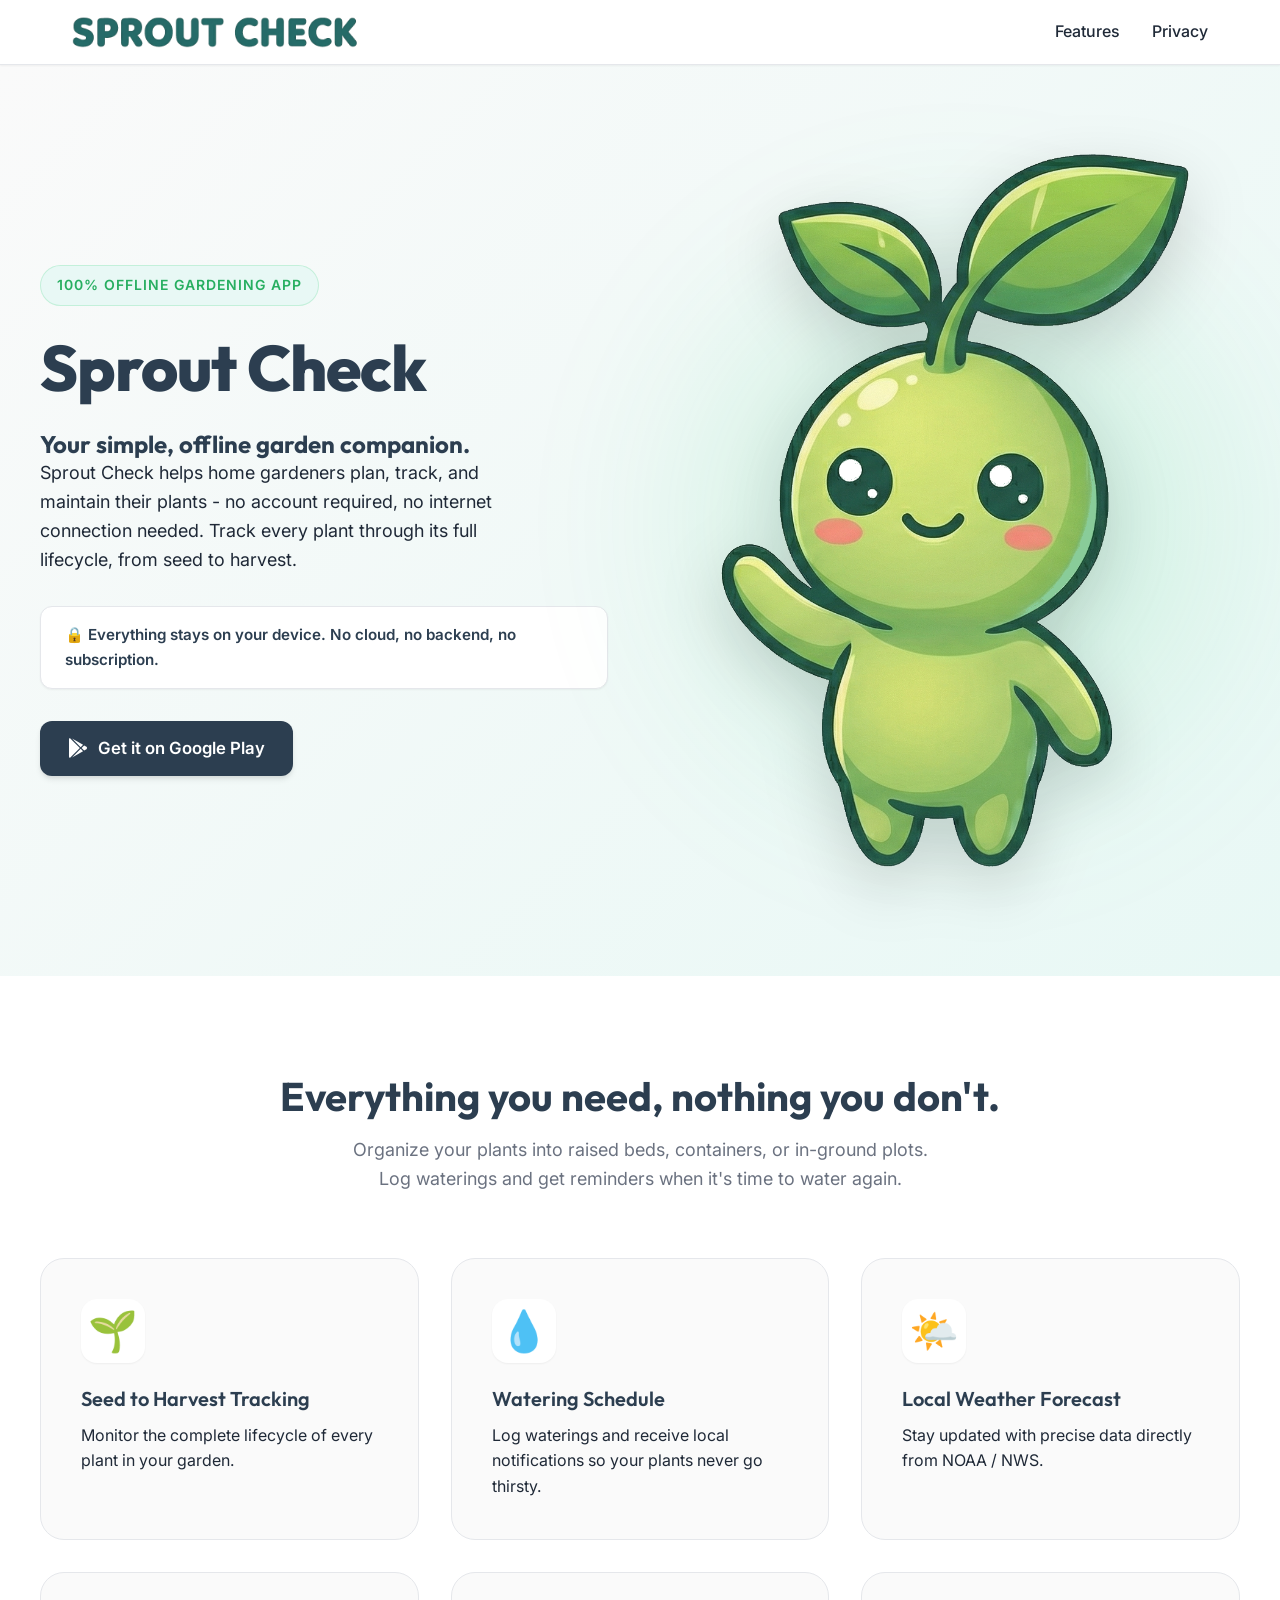
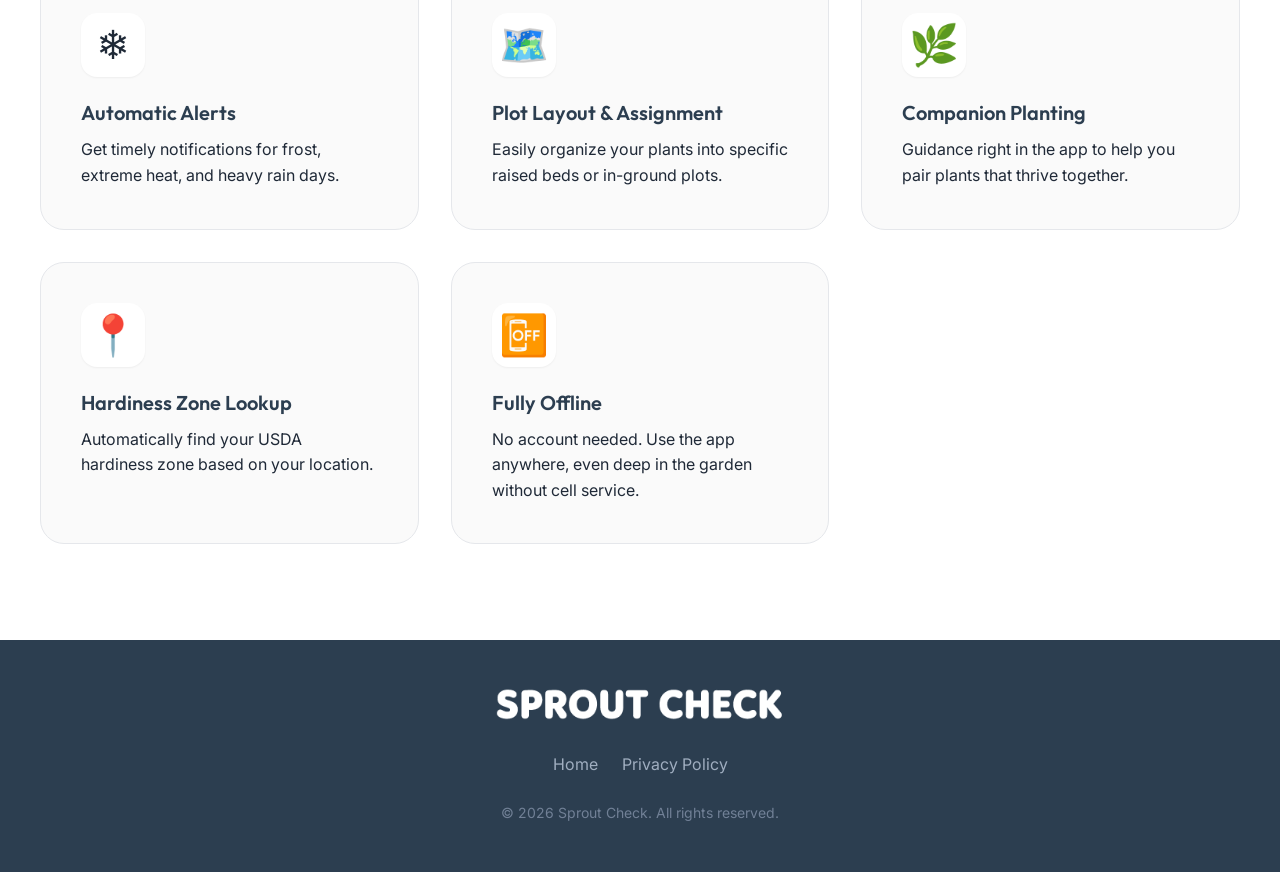
<file: index.html>
<!DOCTYPE html>
<html lang="en">
<head>
  <meta charset="UTF-8">
  <meta name="viewport" content="width=device-width, initial-scale=1.0">
  <title>Sprout Check — Your simple, offline garden companion</title>
  <meta name="description" content="Sprout Check helps home gardeners plan, track, and maintain their plants — no account required, no internet connection needed.">
  <link rel="icon" type="image/png" href="assets/favicon.png">
  <link rel="stylesheet" href="styles.css">
</head>
<body>

  <header>
    <div class="nav-container">
      <a href="index.html" class="logo">
        <img src="assets/sc_wordmark_nobg.png" alt="Sprout Check Logo" style="height: 32px; width: auto; object-fit: contain;">
      </a>
      <nav class="nav-links">
        <a href="#features">Features</a>
        <a href="privacy.html">Privacy</a>
      </nav>
    </div>
  </header>

  <main>
    <section class="hero">
      <div class="container grid-2">
        <div class="hero-content">
          <span class="hero-tagline">100% Offline Gardening App</span>
          <h1>Sprout Check</h1>
          <h2>Your simple, offline garden companion.</h2>
          <p class="hero-desc">
            Sprout Check helps home gardeners plan, track, and maintain their plants - no account required, no internet connection needed. Track every plant through its full lifecycle, from seed to harvest.
          </p>
          <div class="privacy-notice">
            🔒 Everything stays on your device. No cloud, no backend, no subscription.
          </div>
          
          <div class="cta-container" style="margin-top: 2rem;">
            <a href="#" class="btn-primary">
              <svg viewBox="0 0 512 512" width="20" height="20" fill="currentColor" style="margin-right: 10px;"><path d="M325.3 234.3L104.6 13l280.8 161.2-60.1 60.1zM47 0C34 6.8 25.3 19.2 25.3 35.3v441.3c0 16.1 8.7 28.5 21.7 35.3l256.6-256L47 0zm425.2 225.6l-58.9-34.1-65.7 64.5 65.7 64.5 60.1-34.1c18-14.3 18-46.5-1.2-60.8zM104.6 499l280.8-161.2-60.1-60.1L104.6 499z"/></svg>
              Get it on Google Play
            </a>
          </div>
        </div>
        
        <div class="hero-visual">
          <div class="blob"></div>
          <img src="assets/mascot.png" alt="Sprout Check Mascot" />
        </div>
      </div>
    </section>

    <section id="features" class="features-section">
      <div class="features-header">
        <h2>Everything you need, nothing you don't.</h2>
        <p style="color: var(--text-muted); font-size: 1.125rem; max-width: 600px; margin: 0 auto;">
          Organize your plants into raised beds, containers, or in-ground plots. Log waterings and get reminders when it's time to water again. 
        </p>
      </div>
      
      <div class="features-grid">
        <div class="feature-card">
          <div class="feature-icon">🌱</div>
          <h3>Seed to Harvest Tracking</h3>
          <p class="text-muted">Monitor the complete lifecycle of every plant in your garden.</p>
        </div>
        
        <div class="feature-card">
          <div class="feature-icon">💧</div>
          <h3>Watering Schedule</h3>
          <p class="text-muted">Log waterings and receive local notifications so your plants never go thirsty.</p>
        </div>
        
        <div class="feature-card">
          <div class="feature-icon">🌤️</div>
          <h3>Local Weather Forecast</h3>
          <p class="text-muted">Stay updated with precise data directly from NOAA / NWS.</p>
        </div>
        
        <div class="feature-card">
          <div class="feature-icon">❄️</div>
          <h3>Automatic Alerts</h3>
          <p class="text-muted">Get timely notifications for frost, extreme heat, and heavy rain days.</p>
        </div>
        
        <div class="feature-card">
          <div class="feature-icon">🗺️</div>
          <h3>Plot Layout & Assignment</h3>
          <p class="text-muted">Easily organize your plants into specific raised beds or in-ground plots.</p>
        </div>
        
        <div class="feature-card">
          <div class="feature-icon">🌿</div>
          <h3>Companion Planting</h3>
          <p class="text-muted">Guidance right in the app to help you pair plants that thrive together.</p>
        </div>
        
        <div class="feature-card">
          <div class="feature-icon">📍</div>
          <h3>Hardiness Zone Lookup</h3>
          <p class="text-muted">Automatically find your USDA hardiness zone based on your location.</p>
        </div>
        
        <div class="feature-card">
          <div class="feature-icon">📴</div>
          <h3>Fully Offline</h3>
          <p class="text-muted">No account needed. Use the app anywhere, even deep in the garden without cell service.</p>
        </div>
      </div>
    </section>
  </main>

  <footer>
    <div class="footer-content">
      <div class="footer-logo">
        <img src="assets/sc_wordmark_nobg.png" alt="Sprout Check">
      </div>
      <div class="footer-links">
        <a href="index.html">Home</a>
        <a href="privacy.html">Privacy Policy</a>
      </div>
      <p style="color: #718096; font-size: 0.875rem;">&copy; 2026 Sprout Check. All rights reserved.</p>
    </div>
  </footer>

</body>
</html>
</file>
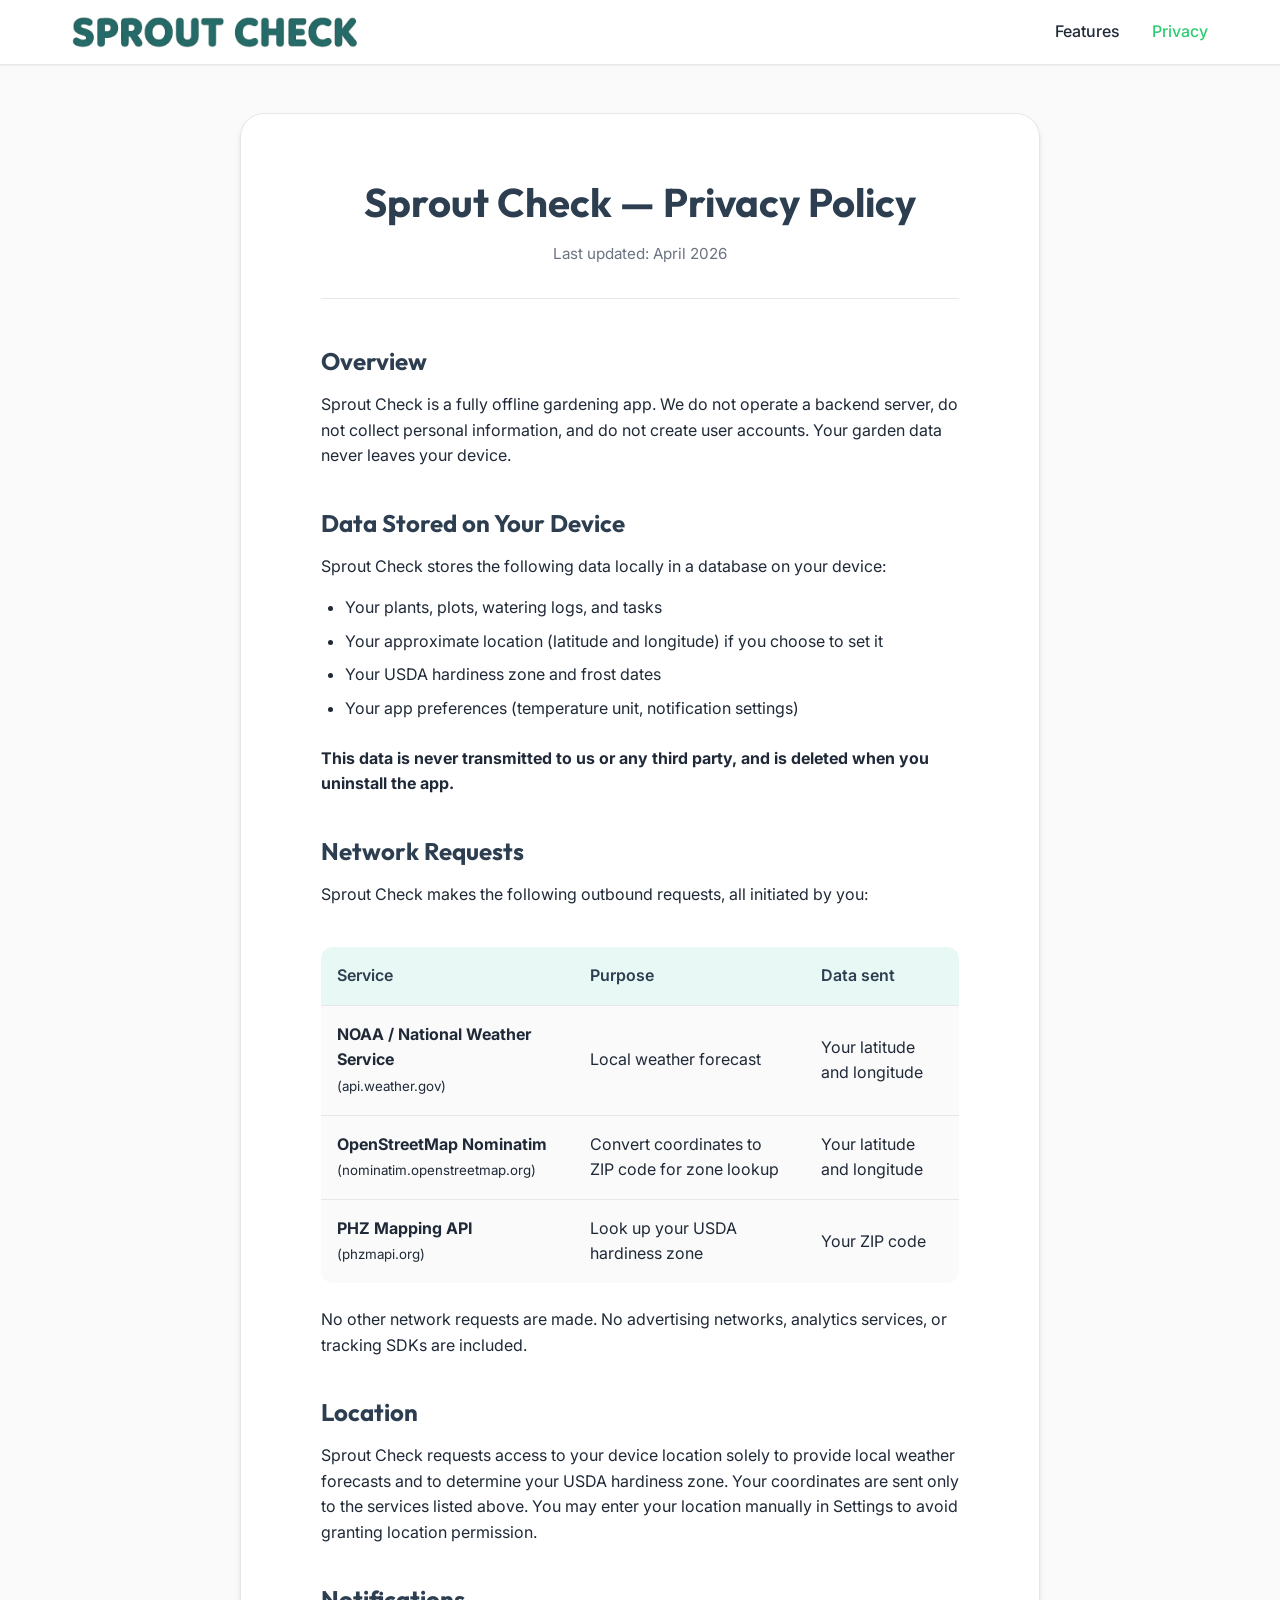
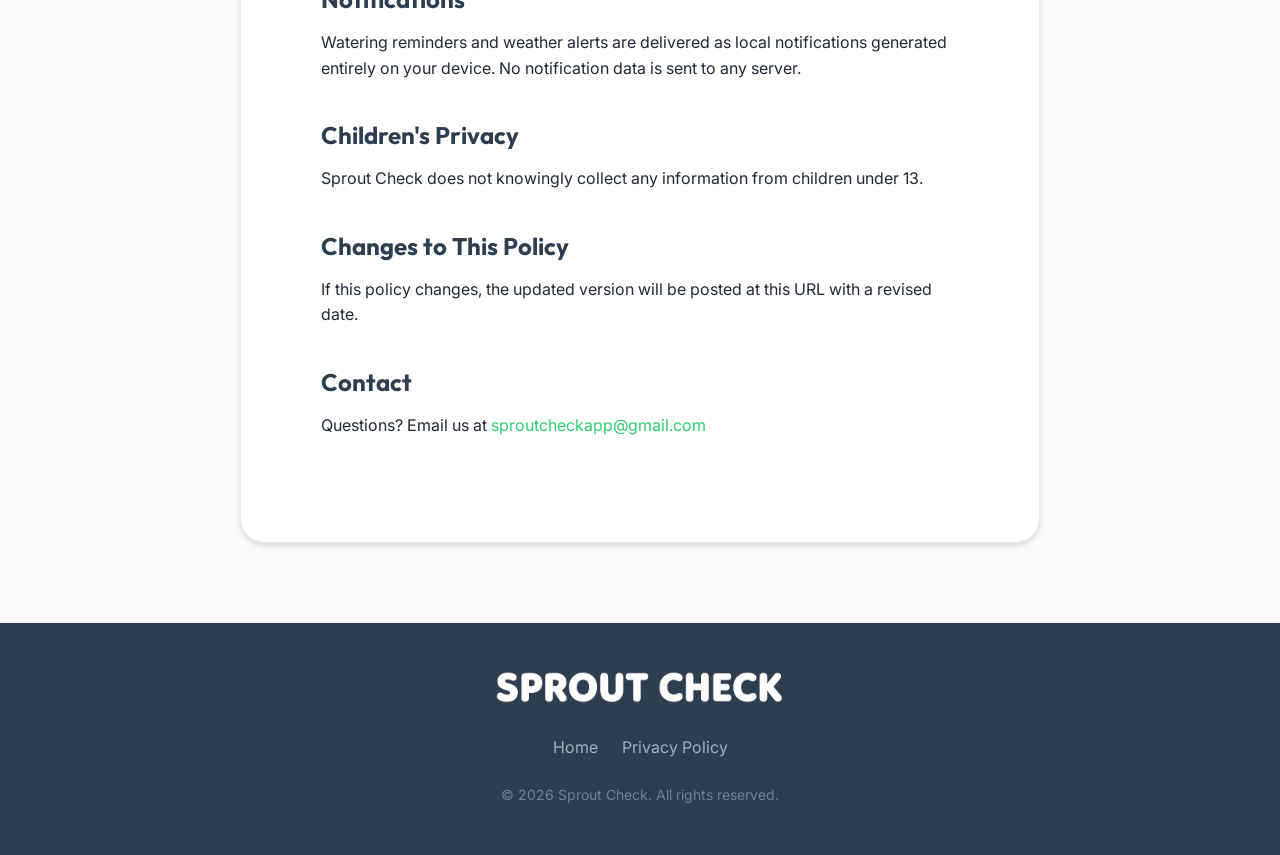
<file: privacy.html>
<!DOCTYPE html>
<html lang="en">
<head>
  <meta charset="UTF-8">
  <meta name="viewport" content="width=device-width, initial-scale=1.0">
  <title>Privacy Policy — Sprout Check</title>
  <meta name="description" content="Sprout Check Privacy Policy. Everything stays on your offline device.">
  <link rel="icon" type="image/png" href="assets/favicon.png">
  <link rel="stylesheet" href="styles.css">
</head>
<body>

  <header>
    <div class="nav-container">
      <a href="index.html" class="logo">
        <img src="assets/sc_wordmark_nobg.png" alt="Sprout Check Logo" style="height: 32px; width: auto; object-fit: contain;">
      </a>
      <nav class="nav-links">
        <a href="index.html#features">Features</a>
        <a href="privacy.html" style="color: var(--primary);">Privacy</a>
      </nav>
    </div>
  </header>

  <main>
    <article class="policy-container">
      <div class="policy-header">
        <h1>Sprout Check — Privacy Policy</h1>
        <div class="policy-meta">Last updated: April 2026</div>
      </div>

      <div class="policy-content">
        <section>
          <h2>Overview</h2>
          <p>
            Sprout Check is a fully offline gardening app. We do not operate a backend server, do not collect personal information, and do not create user accounts. Your garden data never leaves your device.
          </p>
        </section>

        <section>
          <h2>Data Stored on Your Device</h2>
          <p>Sprout Check stores the following data locally in a database on your device:</p>
          <ul>
            <li>Your plants, plots, watering logs, and tasks</li>
            <li>Your approximate location (latitude and longitude) if you choose to set it</li>
            <li>Your USDA hardiness zone and frost dates</li>
            <li>Your app preferences (temperature unit, notification settings)</li>
          </ul>
          <p>
            <strong>This data is never transmitted to us or any third party, and is deleted when you uninstall the app.</strong>
          </p>
        </section>

        <section>
          <h2>Network Requests</h2>
          <p>Sprout Check makes the following outbound requests, all initiated by you:</p>
          
          <div style="overflow-x: auto;">
            <table>
              <thead>
                <tr>
                  <th>Service</th>
                  <th>Purpose</th>
                  <th>Data sent</th>
                </tr>
              </thead>
              <tbody>
                <tr>
                  <td><strong>NOAA / National Weather Service</strong><br><small>(api.weather.gov)</small></td>
                  <td>Local weather forecast</td>
                  <td>Your latitude and longitude</td>
                </tr>
                <tr>
                  <td><strong>OpenStreetMap Nominatim</strong><br><small>(nominatim.openstreetmap.org)</small></td>
                  <td>Convert coordinates to ZIP code for zone lookup</td>
                  <td>Your latitude and longitude</td>
                </tr>
                <tr>
                  <td><strong>PHZ Mapping API</strong><br><small>(phzmapi.org)</small></td>
                  <td>Look up your USDA hardiness zone</td>
                  <td>Your ZIP code</td>
                </tr>
              </tbody>
            </table>
          </div>
          
          <p>
            No other network requests are made. No advertising networks, analytics services, or tracking SDKs are included.
          </p>
        </section>

        <section>
          <h2>Location</h2>
          <p>
            Sprout Check requests access to your device location solely to provide local weather forecasts and to determine your USDA hardiness zone. Your coordinates are sent only to the services listed above. You may enter your location manually in Settings to avoid granting location permission.
          </p>
        </section>

        <section>
          <h2>Notifications</h2>
          <p>
            Watering reminders and weather alerts are delivered as local notifications generated entirely on your device. No notification data is sent to any server.
          </p>
        </section>

        <section>
          <h2>Children's Privacy</h2>
          <p>
            Sprout Check does not knowingly collect any information from children under 13.
          </p>
        </section>

        <section>
          <h2>Changes to This Policy</h2>
          <p>
            If this policy changes, the updated version will be posted at this URL with a revised date.
          </p>
        </section>

        <section>
          <h2>Contact</h2>
          <p>
            Questions? Email us at <a href="mailto:sproutcheckapp@gmail.com">sproutcheckapp@gmail.com</a>
          </p>
        </section>
      </div>
    </article>
  </main>

  <footer>
    <div class="footer-content">
      <div class="footer-logo">
        <img src="assets/sc_wordmark_nobg.png" alt="Sprout Check">
      </div>
      <div class="footer-links">
        <a href="index.html">Home</a>
        <a href="privacy.html">Privacy Policy</a>
      </div>
      <p style="color: #718096; font-size: 0.875rem;">&copy; 2026 Sprout Check. All rights reserved.</p>
    </div>
  </footer>

</body>
</html>
</file>
<file: styles.css>
@import url('https://fonts.googleapis.com/css2?family=Outfit:wght@300;400;500;600;700;800&family=Inter:wght@400;500;600&display=swap');

:root {
  --primary: #2ECC71;
  --primary-dark: #27AE60;
  --primary-light: #E8F8F5;
  --secondary: #2C3E50;
  --accent: #F1C40F;
  --bg: #FAFAFA;
  --surface: #FFFFFF;
  --text-main: #1F2937;
  --text-muted: #6B7280;
  --border: #E5E7EB;
  
  --shadow-sm: 0 1px 2px 0 rgba(0, 0, 0, 0.05);
  --shadow-md: 0 4px 6px -1px rgba(0, 0, 0, 0.1), 0 2px 4px -1px rgba(0, 0, 0, 0.06);
  --shadow-lg: 0 10px 15px -3px rgba(0, 0, 0, 0.1), 0 4px 6px -2px rgba(0, 0, 0, 0.05);
  --shadow-xl: 0 20px 25px -5px rgba(0, 0, 0, 0.1), 0 10px 10px -5px rgba(0, 0, 0, 0.04);
}

* {
  box-sizing: border-box;
  margin: 0;
  padding: 0;
}

body {
  font-family: 'Inter', system-ui, -apple-system, sans-serif;
  background-color: var(--bg);
  color: var(--text-main);
  line-height: 1.6;
  -webkit-font-smoothing: antialiased;
}

h1, h2, h3, h4, h5, h6 {
  font-family: 'Outfit', system-ui, -apple-system, sans-serif;
  color: var(--secondary);
  line-height: 1.2;
}

a {
  color: var(--primary);
  text-decoration: none;
  transition: color 0.2s ease;
}

a:hover {
  color: var(--primary-dark);
}

/* Header & Nav */
header {
  background-color: var(--surface);
  border-bottom: 1px solid var(--border);
  position: sticky;
  top: 0;
  z-index: 100;
  box-shadow: var(--shadow-sm);
}

.nav-container {
  max-width: 1200px;
  margin: 0 auto;
  padding: 1rem 2rem;
  display: flex;
  justify-content: space-between;
  align-items: center;
}

.logo {
  display: flex;
  align-items: center;
  gap: 0.75rem;
}

.logo img {
  height: 40px;
  width: auto;
}

.logo-text {
  font-family: 'Outfit', sans-serif;
  font-weight: 700;
  font-size: 1.5rem;
  color: var(--secondary);
  letter-spacing: -0.5px;
}

.nav-links {
  display: flex;
  gap: 2rem;
}

.nav-links a {
  color: var(--text-main);
  font-weight: 500;
  font-size: 1rem;
}

.nav-links a:hover {
  color: var(--primary);
}

/* Base Container */
.container {
  max-width: 1200px;
  margin: 0 auto;
  padding: 4rem 2rem;
}

/* Utility layout */
.grid-2 {
  display: grid;
  grid-template-columns: 1fr 1fr;
  gap: 4rem;
  align-items: center;
}

/* Hero Section */
.hero {
  position: relative;
  overflow: hidden;
  background: linear-gradient(135deg, var(--bg) 0%, var(--primary-light) 100%);
  padding: 6rem 2rem;
  min-height: calc(100vh - 180px);
  display: flex;
  align-items: center;
}

.hero .container {
  padding: 0;
}

.hero-content {
  animation: fadeUp 0.8s ease-out;
}

.hero-tagline {
  display: inline-block;
  background: var(--primary-light);
  color: var(--primary-dark);
  padding: 0.5rem 1rem;
  border-radius: 2rem;
  font-weight: 600;
  font-size: 0.875rem;
  text-transform: uppercase;
  letter-spacing: 1px;
  margin-bottom: 1.5rem;
  border: 1px solid rgba(46, 204, 113, 0.2);
}

.hero h1 {
  font-size: 4rem;
  font-weight: 800;
  margin-bottom: 1.5rem;
  letter-spacing: -1px;
}

.hero-desc {
  font-size: 1.125rem;
  color: var(--text-main);
  margin-bottom: 2rem;
  max-width: 500px;
}

.privacy-notice {
  font-size: 0.95rem;
  font-weight: 600;
  color: var(--secondary);
  background: var(--surface);
  padding: 1rem 1.5rem;
  border-radius: 12px;
  border: 1px solid var(--border);
  box-shadow: var(--shadow-sm);
  display: inline-block;
}

.btn-primary {
  display: inline-flex;
  align-items: center;
  background-color: var(--secondary);
  color: white;
  padding: 0.875rem 1.75rem;
  border-radius: 12px;
  font-weight: 600;
  font-size: 1.05rem;
  transition: all 0.2s ease;
  box-shadow: var(--shadow-md);
}

.btn-primary:hover {
  transform: translateY(-2px);
  box-shadow: var(--shadow-lg);
  color: white;
  background-color: #1a252f; /* slightly darker secondary */
}

.hero-visual {
  position: relative;
  display: flex;
  justify-content: center;
  align-items: center;
  animation: scaleIn 1s cubic-bezier(0.16, 1, 0.3, 1) forwards;
  animation-delay: 0.2s;
  opacity: 0;
}

.hero-visual img {
  max-width: 100%;
  height: auto;
  transform: scale(1.05);
  filter: drop-shadow(0 20px 30px rgba(0,0,0,0.15));
}

.blob {
  position: absolute;
  width: 500px;
  height: 500px;
  background: var(--primary);
  border-radius: 50%;
  filter: blur(100px);
  opacity: 0.15;
  z-index: -1;
  top: 50%;
  left: 50%;
  transform: translate(-50%, -50%);
}

/* Features List */
.features-section {
  padding: 6rem 2rem;
  background-color: var(--surface);
}

.features-header {
  text-align: center;
  margin-bottom: 4rem;
}

.features-header h2 {
  font-size: 2.5rem;
  margin-bottom: 1rem;
}

.features-grid {
  display: grid;
  grid-template-columns: repeat(auto-fit, minmax(300px, 1fr));
  gap: 2rem;
  max-width: 1200px;
  margin: 0 auto;
}

.feature-card {
  background: var(--bg);
  padding: 2.5rem;
  border-radius: 24px;
  border: 1px solid var(--border);
  transition: all 0.3s ease;
  min-height: 200px;
}

.feature-card:hover {
  transform: translateY(-5px);
  box-shadow: var(--shadow-md);
  border-color: var(--primary);
  background: var(--primary-light);
}

.feature-icon {
  font-size: 2.5rem;
  margin-bottom: 1.5rem;
  display: inline-block;
  background: var(--surface);
  width: 64px;
  height: 64px;
  line-height: 64px;
  text-align: center;
  border-radius: 16px;
  box-shadow: var(--shadow-sm);
}

.feature-card h3 {
  font-size: 1.25rem;
  font-weight: 600;
  margin-bottom: 0.75rem;
}

/* Privacy Page Typesetting */
.policy-container {
  max-width: 800px;
  margin: 0 auto;
  background: var(--surface);
  padding: 4rem 5rem;
  border-radius: 24px;
  box-shadow: var(--shadow-md);
  border: 1px solid var(--border);
  margin-top: 3rem;
  margin-bottom: 5rem;
}

.policy-header {
  text-align: center;
  margin-bottom: 3rem;
  padding-bottom: 2rem;
  border-bottom: 1px solid var(--border);
}

.policy-header h1 {
  font-size: 2.5rem;
  margin-bottom: 1rem;
}

.policy-meta {
  color: var(--text-muted);
  font-size: 0.95rem;
}

.policy-content section {
  margin-bottom: 2.5rem;
}

.policy-content h2 {
  font-size: 1.5rem;
  margin-bottom: 1rem;
  color: var(--secondary);
}

.policy-content p {
  margin-bottom: 1rem;
  color: var(--text-main);
}

.policy-content ul {
  margin-left: 1.5rem;
  margin-bottom: 1.5rem;
  color: var(--text-main);
}

.policy-content li {
  margin-bottom: 0.5rem;
}

.policy-content table {
  width: 100%;
  border-collapse: collapse;
  margin: 1.5rem 0;
  background: var(--bg);
  border-radius: 12px;
  overflow: hidden;
}

.policy-content th, .policy-content td {
  padding: 1rem;
  text-align: left;
  border-bottom: 1px solid var(--border);
}

.policy-content th {
  background-color: var(--primary-light);
  color: var(--secondary);
  font-weight: 600;
}

.policy-content tr:last-child td {
  border-bottom: none;
}

/* Footer */
footer {
  background-color: var(--secondary);
  color: white;
  padding: 3rem 2rem;
  text-align: center;
}

.footer-content {
  max-width: 1200px;
  margin: 0 auto;
  display: flex;
  flex-direction: column;
  gap: 1.5rem;
  align-items: center;
}

.footer-logo img {
  height: 32px;
  filter: brightness(0) invert(1);
}

.footer-links {
  display: flex;
  gap: 1.5rem;
}

.footer-links a {
  color: #A0AEC0;
}

.footer-links a:hover {
  color: white;
}

/* Animations */
@keyframes fadeUp {
  from {
    opacity: 0;
    transform: translateY(20px);
  }
  to {
    opacity: 1;
    transform: translateY(0);
  }
}

@keyframes scaleIn {
  from {
    opacity: 0;
    transform: scale(0.95);
  }
  to {
    opacity: 1;
    transform: scale(1);
  }
}

/* Responsive */
@media (max-width: 768px) {
  .nav-container {
    padding: 1rem;
    flex-direction: column;
    gap: 0.75rem;
  }

  .nav-links {
    gap: 1.5rem;
    width: 100%;
    justify-content: center;
  }

  .nav-links a {
    font-size: 0.9rem;
  }

  .logo img {
    height: 28px;
  }

  .grid-2 {
    grid-template-columns: 1fr;
    gap: 2.5rem;
  }
  
  .hero {
    text-align: center;
    padding: 3rem 1.25rem;
    min-height: auto;
  }
  
  .hero h1 {
    font-size: 2.5rem;
  }
  
  .hero-desc {
    margin: 0 auto 2rem;
    font-size: 1rem;
  }

  .hero-tagline {
    font-size: 0.75rem;
    padding: 0.4rem 0.75rem;
  }
  
  .blob {
    width: 300px;
    height: 300px;
  }

  .features-section {
    padding: 4rem 1.25rem;
  }

  .features-header {
    margin-bottom: 2.5rem;
  }

  .features-header h2 {
    font-size: 2rem;
  }

  .feature-card {
    padding: 1.5rem;
    min-height: auto;
  }

  .feature-icon {
    width: 56px;
    height: 56px;
    line-height: 56px;
    font-size: 2rem;
    margin-bottom: 1rem;
  }
  
  .policy-container {
    padding: 2rem 1.25rem;
    border-radius: 0;
    box-shadow: none;
    border-left: none;
    border-right: none;
    margin-top: 0;
    margin-bottom: 2rem;
  }

  .policy-header h1 {
    font-size: 2rem;
  }

  .policy-content th, .policy-content td {
    padding: 0.75rem 0.5rem;
    font-size: 0.9rem;
  }
}
</file>
